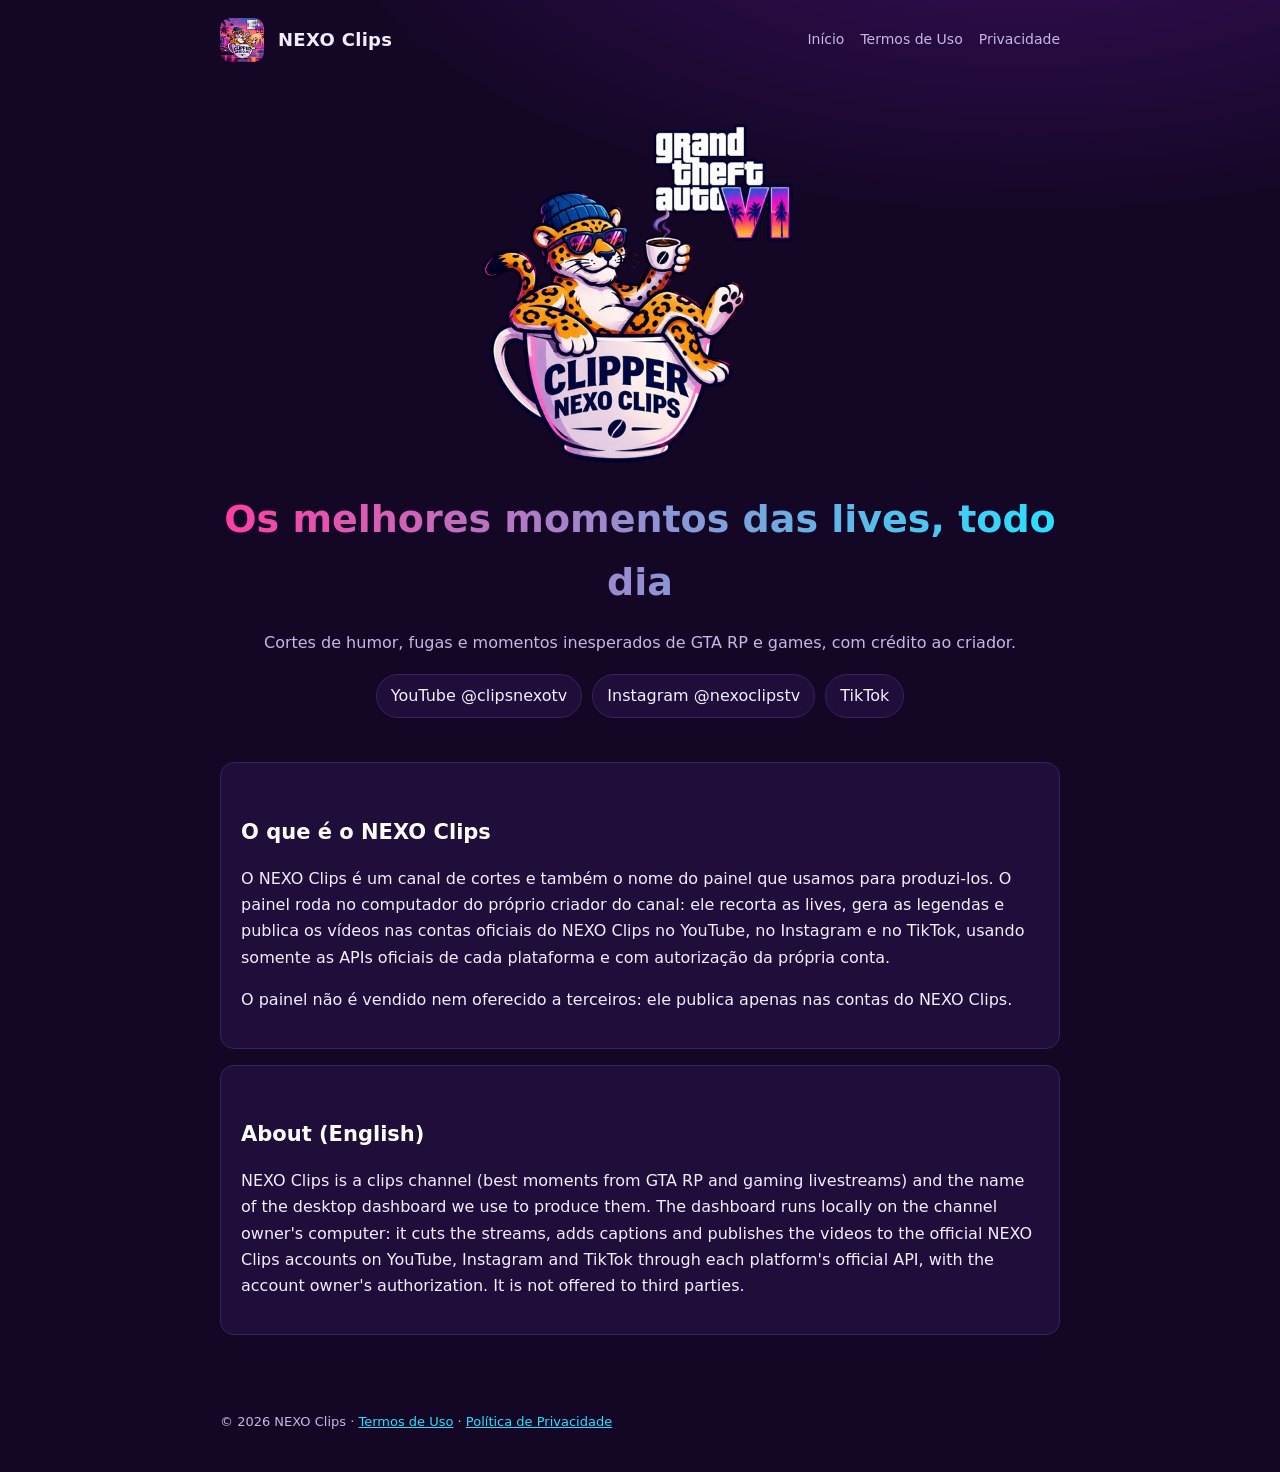
<file: index.html>
<!doctype html>
<html lang="pt-BR">
<head>
<meta charset="utf-8">
<meta name="viewport" content="width=device-width, initial-scale=1">
<title>NEXO Clips</title>
<meta name="description" content="NEXO Clips: os melhores momentos das lives de GTA RP e games, cortados todo dia.">
<link rel="icon" href="icone.png">
<link rel="stylesheet" href="estilo.css">
</head>
<body>
<header class="topo">
  <img src="icone.png" alt="">
  <b>NEXO Clips</b>
  <nav><a href="./">Início</a><a href="termos.html">Termos de Uso</a><a href="privacidade.html">Privacidade</a></nav>
</header>
<main>
  <section class="hero">
    <img src="logo.png" alt="Logo NEXO Clips">
    <h1>Os melhores momentos das lives, todo dia</h1>
    <p class="suave">Cortes de humor, fugas e momentos inesperados de GTA RP e games, com crédito ao criador.</p>
    <div class="redes">
      <a href="https://www.youtube.com/@clipsnexotv" rel="noopener">YouTube @clipsnexotv</a>
      <a href="https://www.instagram.com/nexoclipstv/" rel="noopener">Instagram @nexoclipstv</a>
      <a href="https://www.tiktok.com/@nexo.rm" rel="noopener">TikTok</a>
    </div>
  </section>

  <div class="cartao">
    <h2>O que é o NEXO Clips</h2>
    <p>O NEXO Clips é um canal de cortes e também o nome do painel que usamos para produzi-los. O painel roda
    no computador do próprio criador do canal: ele recorta as lives, gera as legendas e publica os vídeos nas
    contas oficiais do NEXO Clips no YouTube, no Instagram e no TikTok, usando somente as APIs oficiais de cada
    plataforma e com autorização da própria conta.</p>
    <p>O painel não é vendido nem oferecido a terceiros: ele publica apenas nas contas do NEXO Clips.</p>
  </div>

  <div class="cartao">
    <h2 lang="en">About (English)</h2>
    <p lang="en">NEXO Clips is a clips channel (best moments from GTA RP and gaming livestreams) and the name of the
    desktop dashboard we use to produce them. The dashboard runs locally on the channel owner's computer: it cuts
    the streams, adds captions and publishes the videos to the official NEXO Clips accounts on YouTube, Instagram and
    TikTok through each platform's official API, with the account owner's authorization. It is not offered to
    third parties.</p>
  </div>
</main>
<footer>© 2026 NEXO Clips · <a href="termos.html">Termos de Uso</a> · <a href="privacidade.html">Política de Privacidade</a></footer>
</body>
</html>
</file>
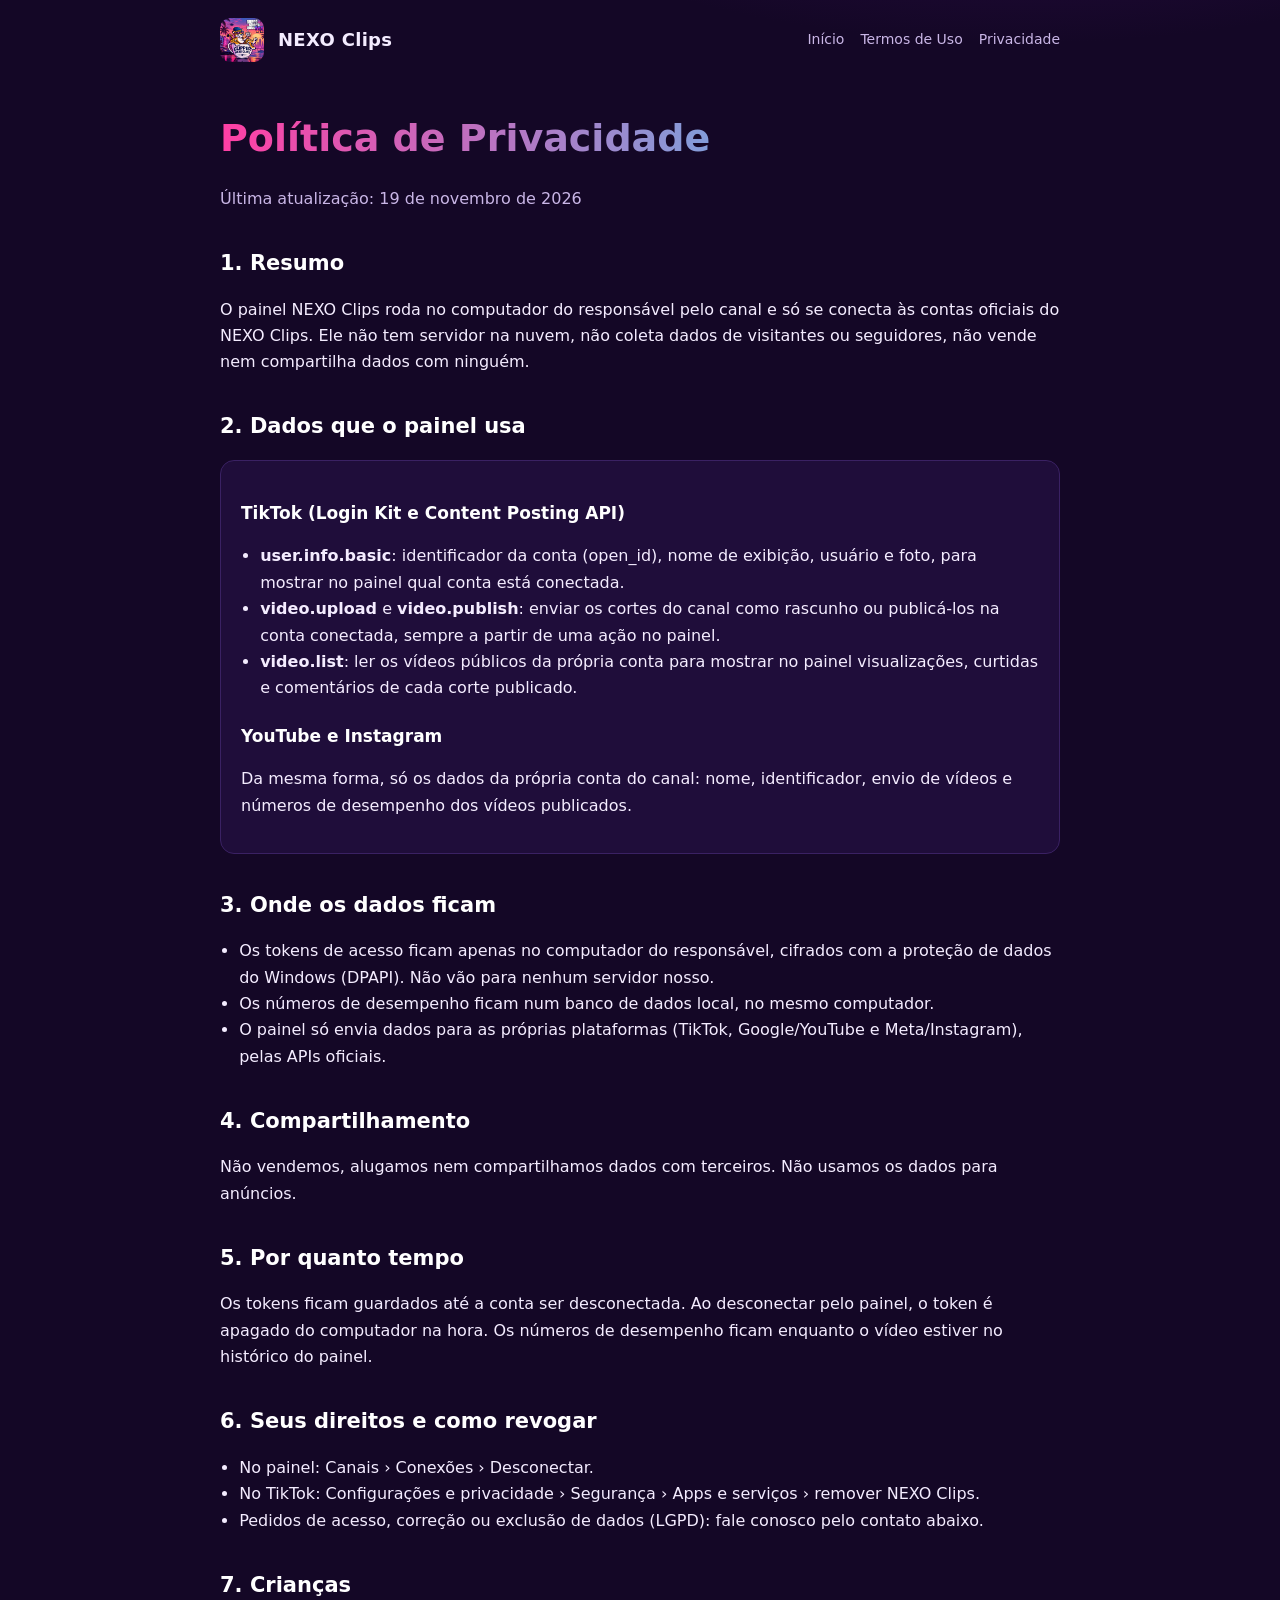
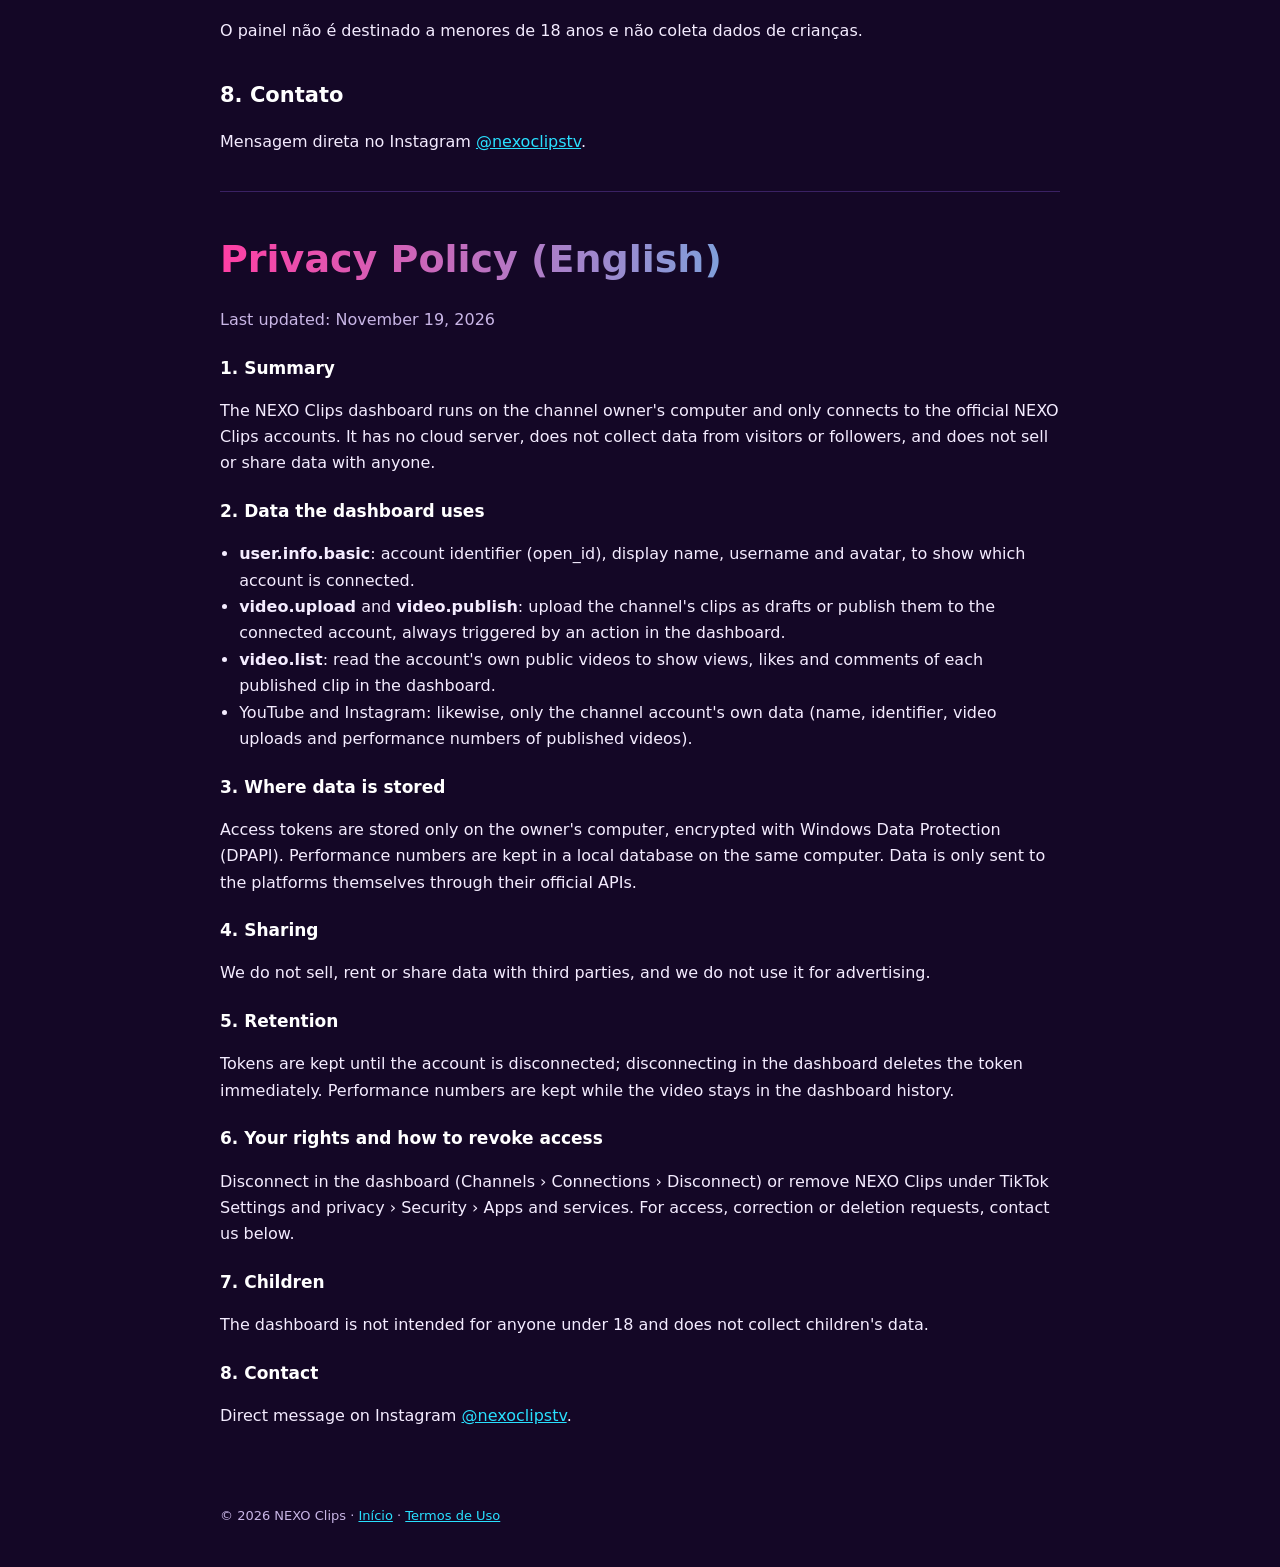
<file: privacidade.html>
<!doctype html>
<html lang="pt-BR">
<head>
<meta charset="utf-8">
<meta name="viewport" content="width=device-width, initial-scale=1">
<title>Política de Privacidade</title>
<meta name="description" content="Política de Privacidade do NEXO Clips e do painel de publicação NEXO Clips.">
<link rel="icon" href="icone.png">
<link rel="stylesheet" href="estilo.css">
</head>
<body>
<header class="topo">
  <img src="icone.png" alt="">
  <b>NEXO Clips</b>
  <nav><a href="./">Início</a><a href="termos.html">Termos de Uso</a><a href="privacidade.html">Privacidade</a></nav>
</header>
<main>
  <h1>Política de Privacidade</h1>
  <p class="suave">Última atualização: 19 de novembro de 2026</p>

  <h2>1. Resumo</h2>
  <p>O painel NEXO Clips roda no computador do responsável pelo canal e só se conecta às contas oficiais do
  NEXO Clips. Ele não tem servidor na nuvem, não coleta dados de visitantes ou seguidores, não vende nem
  compartilha dados com ninguém.</p>

  <h2>2. Dados que o painel usa</h2>
  <div class="cartao">
    <h3>TikTok (Login Kit e Content Posting API)</h3>
    <ul>
      <li><b>user.info.basic</b>: identificador da conta (open_id), nome de exibição, usuário e foto, para mostrar
      no painel qual conta está conectada.</li>
      <li><b>video.upload</b> e <b>video.publish</b>: enviar os cortes do canal como rascunho ou publicá-los na
      conta conectada, sempre a partir de uma ação no painel.</li>
      <li><b>video.list</b>: ler os vídeos públicos da própria conta para mostrar no painel visualizações,
      curtidas e comentários de cada corte publicado.</li>
    </ul>
    <h3>YouTube e Instagram</h3>
    <p>Da mesma forma, só os dados da própria conta do canal: nome, identificador, envio de vídeos e números de
    desempenho dos vídeos publicados.</p>
  </div>

  <h2>3. Onde os dados ficam</h2>
  <ul>
    <li>Os tokens de acesso ficam apenas no computador do responsável, cifrados com a proteção de dados do
    Windows (DPAPI). Não vão para nenhum servidor nosso.</li>
    <li>Os números de desempenho ficam num banco de dados local, no mesmo computador.</li>
    <li>O painel só envia dados para as próprias plataformas (TikTok, Google/YouTube e Meta/Instagram), pelas
    APIs oficiais.</li>
  </ul>

  <h2>4. Compartilhamento</h2>
  <p>Não vendemos, alugamos nem compartilhamos dados com terceiros. Não usamos os dados para anúncios.</p>

  <h2>5. Por quanto tempo</h2>
  <p>Os tokens ficam guardados até a conta ser desconectada. Ao desconectar pelo painel, o token é apagado do
  computador na hora. Os números de desempenho ficam enquanto o vídeo estiver no histórico do painel.</p>

  <h2>6. Seus direitos e como revogar</h2>
  <ul>
    <li>No painel: Canais › Conexões › Desconectar.</li>
    <li>No TikTok: Configurações e privacidade › Segurança › Apps e serviços › remover NEXO Clips.</li>
    <li>Pedidos de acesso, correção ou exclusão de dados (LGPD): fale conosco pelo contato abaixo.</li>
  </ul>

  <h2>7. Crianças</h2>
  <p>O painel não é destinado a menores de 18 anos e não coleta dados de crianças.</p>

  <h2>8. Contato</h2>
  <p>Mensagem direta no Instagram <a href="https://www.instagram.com/nexoclipstv/">@nexoclipstv</a>.</p>

  <hr>

  <h1 lang="en">Privacy Policy (English)</h1>
  <div lang="en">
  <p class="suave">Last updated: November 19, 2026</p>
  <h3>1. Summary</h3>
  <p>The NEXO Clips dashboard runs on the channel owner's computer and only connects to the official NEXO Clips
  accounts. It has no cloud server, does not collect data from visitors or followers, and does not sell or share
  data with anyone.</p>
  <h3>2. Data the dashboard uses</h3>
  <ul>
    <li><b>user.info.basic</b>: account identifier (open_id), display name, username and avatar, to show which
    account is connected.</li>
    <li><b>video.upload</b> and <b>video.publish</b>: upload the channel's clips as drafts or publish them to the
    connected account, always triggered by an action in the dashboard.</li>
    <li><b>video.list</b>: read the account's own public videos to show views, likes and comments of each
    published clip in the dashboard.</li>
    <li>YouTube and Instagram: likewise, only the channel account's own data (name, identifier, video uploads and
    performance numbers of published videos).</li>
  </ul>
  <h3>3. Where data is stored</h3>
  <p>Access tokens are stored only on the owner's computer, encrypted with Windows Data Protection (DPAPI).
  Performance numbers are kept in a local database on the same computer. Data is only sent to the platforms
  themselves through their official APIs.</p>
  <h3>4. Sharing</h3>
  <p>We do not sell, rent or share data with third parties, and we do not use it for advertising.</p>
  <h3>5. Retention</h3>
  <p>Tokens are kept until the account is disconnected; disconnecting in the dashboard deletes the token
  immediately. Performance numbers are kept while the video stays in the dashboard history.</p>
  <h3>6. Your rights and how to revoke access</h3>
  <p>Disconnect in the dashboard (Channels › Connections › Disconnect) or remove NEXO Clips under TikTok Settings
  and privacy › Security › Apps and services. For access, correction or deletion requests, contact us below.</p>
  <h3>7. Children</h3>
  <p>The dashboard is not intended for anyone under 18 and does not collect children's data.</p>
  <h3>8. Contact</h3>
  <p>Direct message on Instagram <a href="https://www.instagram.com/nexoclipstv/">@nexoclipstv</a>.</p>
  </div>
</main>
<footer>© 2026 NEXO Clips · <a href="./">Início</a> · <a href="termos.html">Termos de Uso</a></footer>
</body>
</html>
</file>
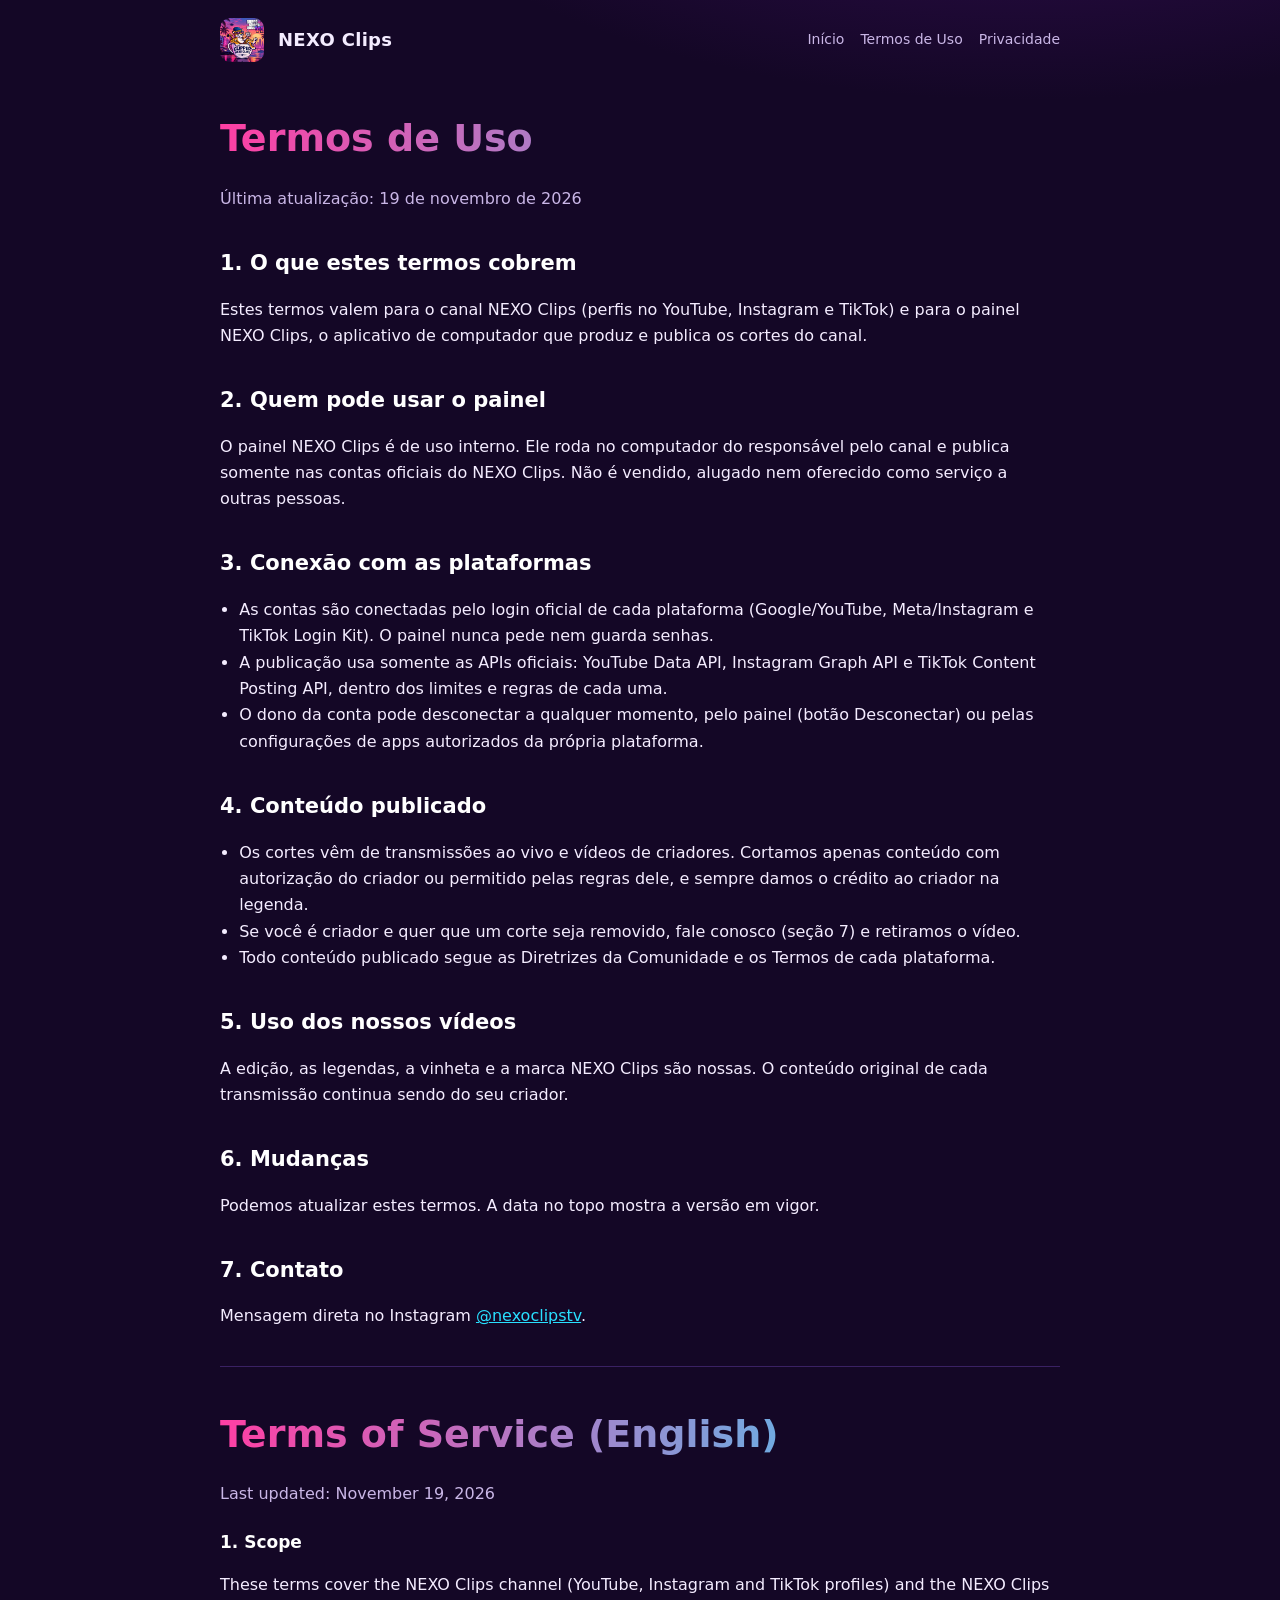
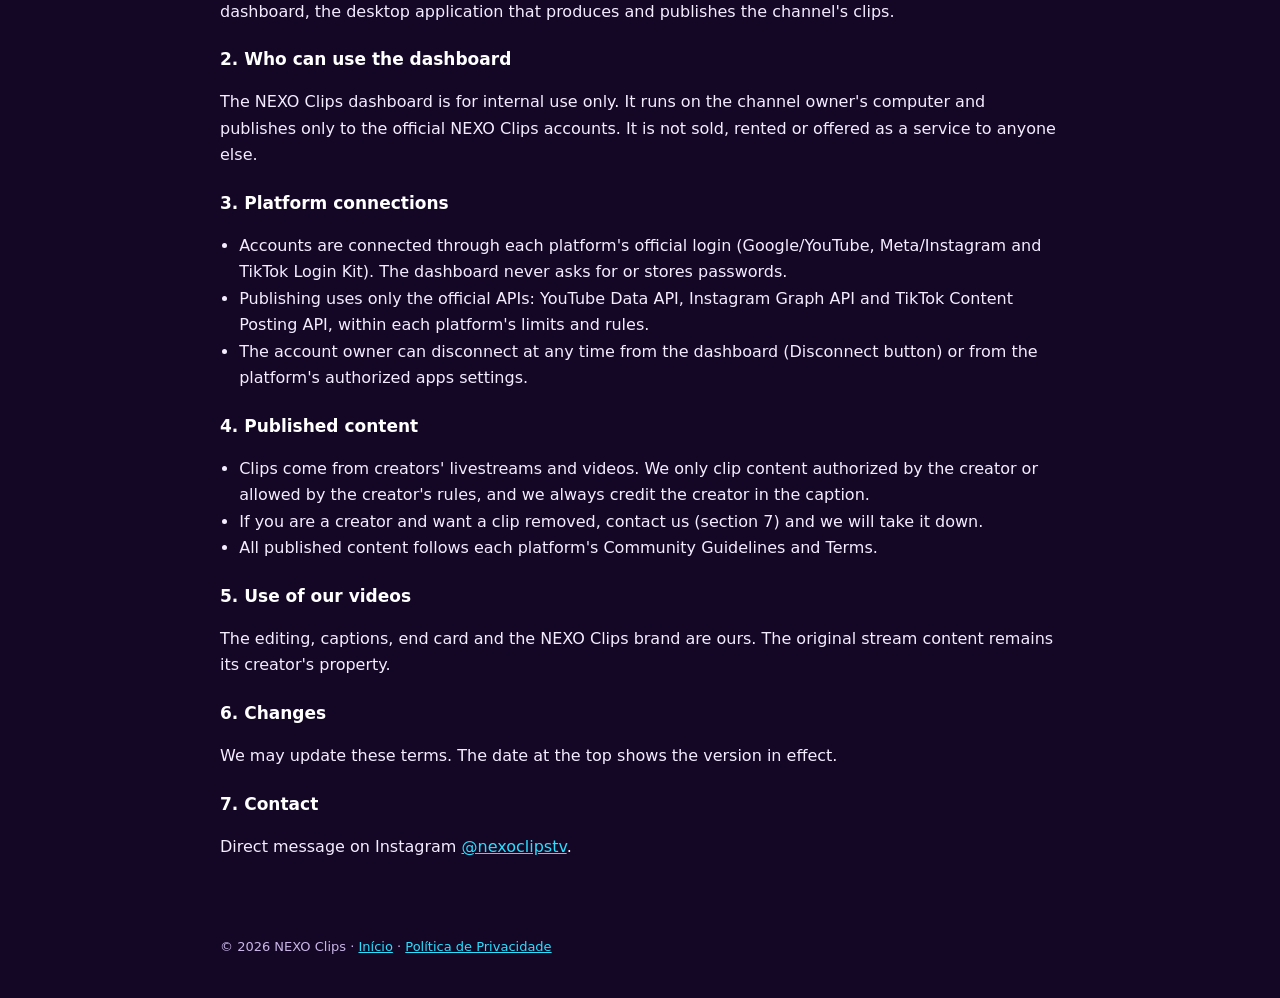
<file: termos.html>
<!doctype html>
<html lang="pt-BR">
<head>
<meta charset="utf-8">
<meta name="viewport" content="width=device-width, initial-scale=1">
<title>Termos de Uso</title>
<meta name="description" content="Termos de Uso do NEXO Clips e do painel de publicação NEXO Clips.">
<link rel="icon" href="icone.png">
<link rel="stylesheet" href="estilo.css">
</head>
<body>
<header class="topo">
  <img src="icone.png" alt="">
  <b>NEXO Clips</b>
  <nav><a href="./">Início</a><a href="termos.html">Termos de Uso</a><a href="privacidade.html">Privacidade</a></nav>
</header>
<main>
  <h1>Termos de Uso</h1>
  <p class="suave">Última atualização: 19 de novembro de 2026</p>

  <h2>1. O que estes termos cobrem</h2>
  <p>Estes termos valem para o canal NEXO Clips (perfis no YouTube, Instagram e TikTok) e para o painel
  NEXO Clips, o aplicativo de computador que produz e publica os cortes do canal.</p>

  <h2>2. Quem pode usar o painel</h2>
  <p>O painel NEXO Clips é de uso interno. Ele roda no computador do responsável pelo canal e publica somente nas
  contas oficiais do NEXO Clips. Não é vendido, alugado nem oferecido como serviço a outras pessoas.</p>

  <h2>3. Conexão com as plataformas</h2>
  <ul>
    <li>As contas são conectadas pelo login oficial de cada plataforma (Google/YouTube, Meta/Instagram e TikTok
    Login Kit). O painel nunca pede nem guarda senhas.</li>
    <li>A publicação usa somente as APIs oficiais: YouTube Data API, Instagram Graph API e TikTok Content Posting
    API, dentro dos limites e regras de cada uma.</li>
    <li>O dono da conta pode desconectar a qualquer momento, pelo painel (botão Desconectar) ou pelas
    configurações de apps autorizados da própria plataforma.</li>
  </ul>

  <h2>4. Conteúdo publicado</h2>
  <ul>
    <li>Os cortes vêm de transmissões ao vivo e vídeos de criadores. Cortamos apenas conteúdo com autorização do
    criador ou permitido pelas regras dele, e sempre damos o crédito ao criador na legenda.</li>
    <li>Se você é criador e quer que um corte seja removido, fale conosco (seção 7) e retiramos o vídeo.</li>
    <li>Todo conteúdo publicado segue as Diretrizes da Comunidade e os Termos de cada plataforma.</li>
  </ul>

  <h2>5. Uso dos nossos vídeos</h2>
  <p>A edição, as legendas, a vinheta e a marca NEXO Clips são nossas. O conteúdo original de cada transmissão
  continua sendo do seu criador.</p>

  <h2>6. Mudanças</h2>
  <p>Podemos atualizar estes termos. A data no topo mostra a versão em vigor.</p>

  <h2>7. Contato</h2>
  <p>Mensagem direta no Instagram <a href="https://www.instagram.com/nexoclipstv/">@nexoclipstv</a>.</p>

  <hr>

  <h1 lang="en">Terms of Service (English)</h1>
  <div lang="en">
  <p class="suave">Last updated: November 19, 2026</p>
  <h3>1. Scope</h3>
  <p>These terms cover the NEXO Clips channel (YouTube, Instagram and TikTok profiles) and the NEXO Clips
  dashboard, the desktop application that produces and publishes the channel's clips.</p>
  <h3>2. Who can use the dashboard</h3>
  <p>The NEXO Clips dashboard is for internal use only. It runs on the channel owner's computer and publishes only
  to the official NEXO Clips accounts. It is not sold, rented or offered as a service to anyone else.</p>
  <h3>3. Platform connections</h3>
  <ul>
    <li>Accounts are connected through each platform's official login (Google/YouTube, Meta/Instagram and TikTok
    Login Kit). The dashboard never asks for or stores passwords.</li>
    <li>Publishing uses only the official APIs: YouTube Data API, Instagram Graph API and TikTok Content Posting
    API, within each platform's limits and rules.</li>
    <li>The account owner can disconnect at any time from the dashboard (Disconnect button) or from the platform's
    authorized apps settings.</li>
  </ul>
  <h3>4. Published content</h3>
  <ul>
    <li>Clips come from creators' livestreams and videos. We only clip content authorized by the creator or allowed
    by the creator's rules, and we always credit the creator in the caption.</li>
    <li>If you are a creator and want a clip removed, contact us (section 7) and we will take it down.</li>
    <li>All published content follows each platform's Community Guidelines and Terms.</li>
  </ul>
  <h3>5. Use of our videos</h3>
  <p>The editing, captions, end card and the NEXO Clips brand are ours. The original stream content remains its
  creator's property.</p>
  <h3>6. Changes</h3>
  <p>We may update these terms. The date at the top shows the version in effect.</p>
  <h3>7. Contact</h3>
  <p>Direct message on Instagram <a href="https://www.instagram.com/nexoclipstv/">@nexoclipstv</a>.</p>
  </div>
</main>
<footer>© 2026 NEXO Clips · <a href="./">Início</a> · <a href="privacidade.html">Política de Privacidade</a></footer>
</body>
</html>
</file>
<file: estilo.css>
:root{--fundo:#140726;--cartao:#1f0d3a;--texto:#f4ecff;--suave:#c9b6e6;--rosa:#ff3fa4;--ciano:#29e0ff;--linha:#3a2163}
*{box-sizing:border-box}
body{margin:0;background:radial-gradient(1200px 600px at 80% -10%,#3b0f5e 0,var(--fundo) 60%);color:var(--texto);font:16px/1.65 system-ui,-apple-system,"Segoe UI",Roboto,sans-serif;min-height:100vh}
a{color:var(--ciano)}
.topo{display:flex;align-items:center;gap:14px;padding:18px 20px;max-width:880px;margin:0 auto}
.topo img{width:44px;height:44px;border-radius:10px}
.topo b{font-size:18px;letter-spacing:.3px}
.topo nav{margin-left:auto;display:flex;gap:16px;flex-wrap:wrap}
.topo nav a{color:var(--suave);text-decoration:none;font-size:14px}
.topo nav a:hover{color:var(--texto)}
main{max-width:880px;margin:0 auto;padding:12px 20px 60px}
.hero{text-align:center;padding:30px 0 10px}
.hero img{width:min(320px,80vw);height:auto}
h1{font-size:clamp(26px,5vw,38px);margin:.4em 0 .2em;background:linear-gradient(90deg,var(--rosa),var(--ciano));-webkit-background-clip:text;background-clip:text;color:transparent}
h2{font-size:21px;margin:1.6em 0 .4em;color:#fff}
h3{font-size:17px;margin:1.2em 0 .3em;color:#fff}
.cartao{background:var(--cartao);border:1px solid var(--linha);border-radius:14px;padding:18px 20px;margin:16px 0}
.redes{display:flex;gap:10px;justify-content:center;flex-wrap:wrap;margin:18px 0}
.redes a{border:1px solid var(--linha);background:var(--cartao);padding:8px 14px;border-radius:999px;text-decoration:none;color:var(--texto)}
.suave{color:var(--suave)}
hr{border:0;border-top:1px solid var(--linha);margin:36px 0}
footer{max-width:880px;margin:0 auto;padding:0 20px 40px;color:var(--suave);font-size:13px}
ul{padding-left:1.2em}
</file>
